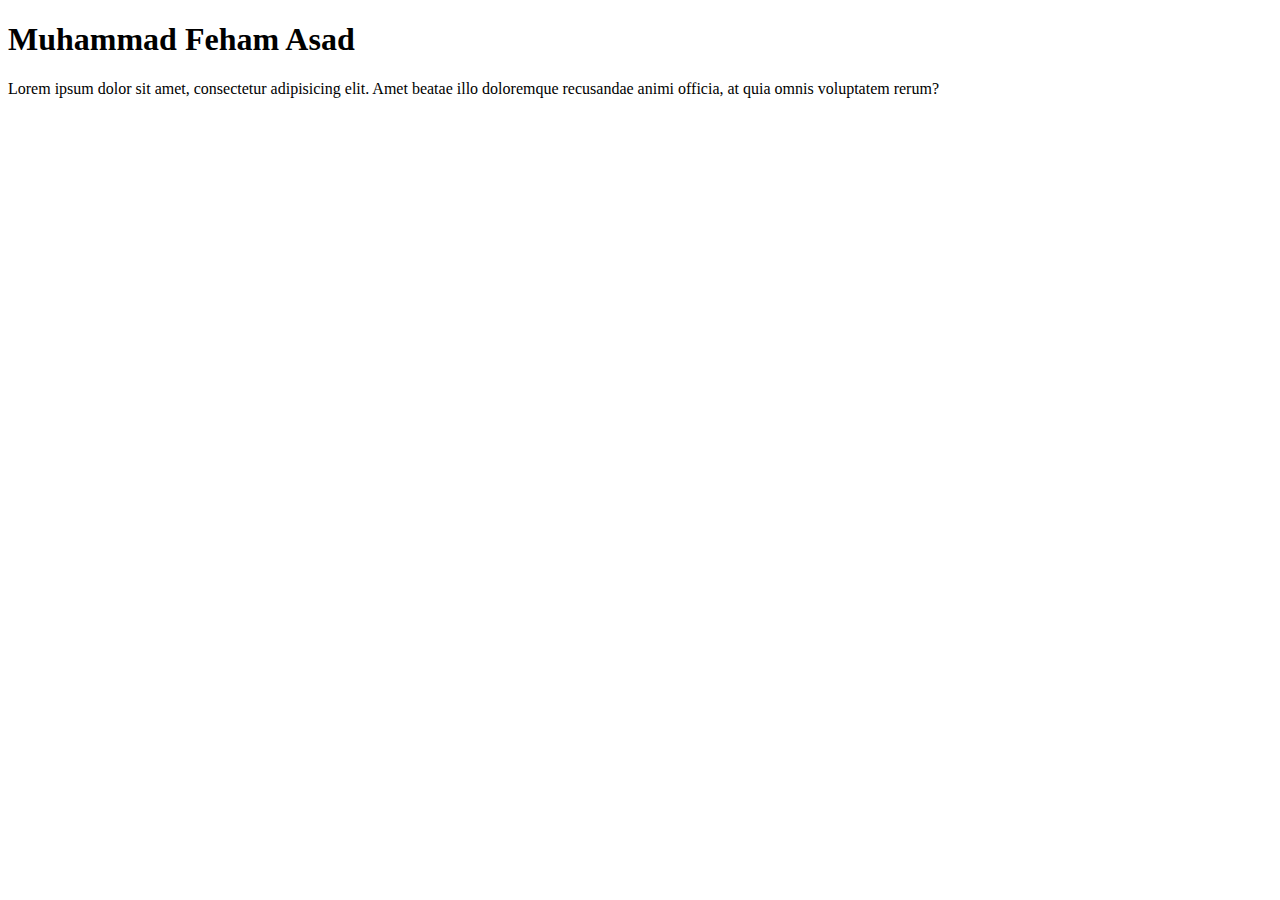
<file: index.html>
<!DOCTYPE html>
<html lang="en">
<head>
    <meta charset="UTF-8">
    <meta http-equiv="X-UA-Compatible" content="IE=edge">
    <meta name="viewport" content="width=device-width, initial-scale=1.0">
    <title>Document</title>
</head>
<body>
   <div class="main">
       <h1>Muhammad Feham Asad</h1>
       <p>Lorem ipsum dolor sit amet, consectetur adipisicing elit. Amet beatae illo doloremque recusandae animi officia, at quia omnis voluptatem rerum?</p>
   </div> 
</body>
</html>
</file>
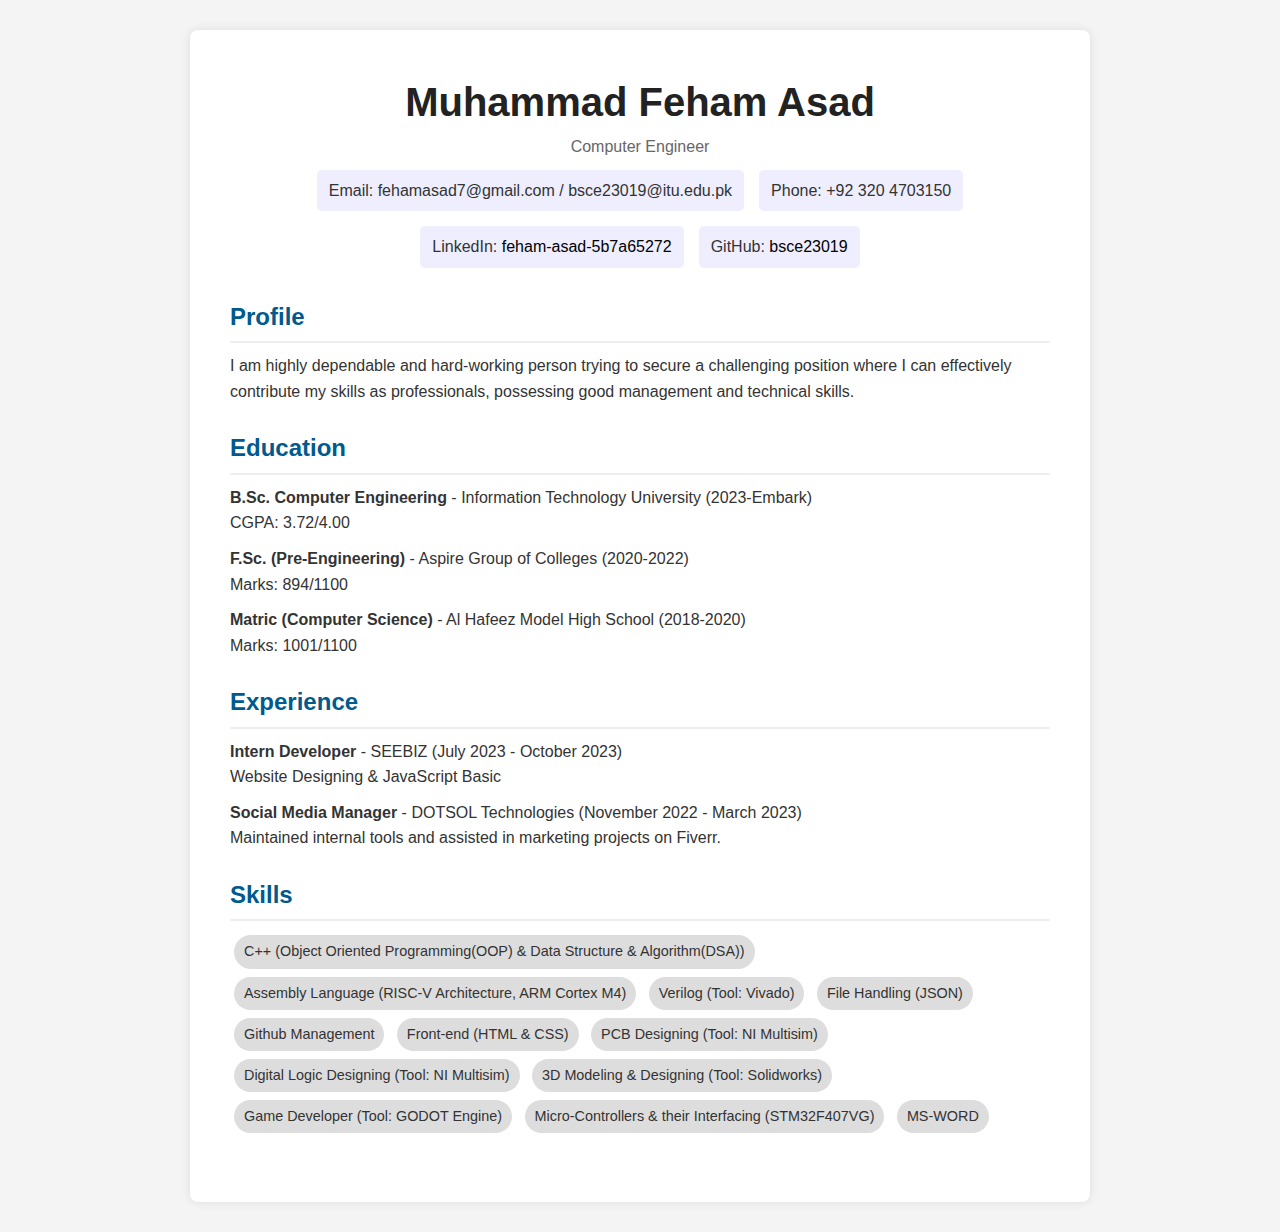
<file: profile.html>
<!DOCTYPE html>
<html lang="en">
<head>
  <meta charset="UTF-8" />
  <meta name="viewport" content="width=device-width, initial-scale=1.0"/>
  <title>My CV</title>
  <link rel="stylesheet" href="style.css" />
  
</head>
<body>
  <div class="container">
    <header>
      <h1>Muhammad Feham Asad</h1>
      <p>Computer Engineer</p>
      <div class="contact-info">
        <span>Email: fehamasad7@gmail.com / bsce23019@itu.edu.pk</span>
        <span>Phone: +92 320 4703150</span>
        <span>LinkedIn: <a href="linkedin.com/in/feham-asad-5b7a65272" style="color: black; text-decoration: none;">feham-asad-5b7a65272</a>
        </span>
        <span>GitHub: <a href="https://github.com/bsce23019" style="color: black; text-decoration: none;">bsce23019</a></span>
      </div>
    </header>

    <section>
      <h2>Profile</h2>
      <p>I am highly dependable and hard-working person trying to secure a challenging position where I can
        effectively contribute my skills as professionals, possessing good management and technical skills.
        </p>
    </section>

    
    <section>
        <h2>Education</h2>
        <ul>
          <li>
            <strong>B.Sc. Computer Engineering</strong> -  Information Technology University (2023-Embark) <br>
            <p>CGPA: 3.72/4.00</p>
          </li>
          <li>
            <strong>F.Sc. (Pre-Engineering)</strong> -  Aspire Group of Colleges (2020-2022) <br>
            <p>Marks: 894/1100</p>
          </li>
          <li>
            <strong>Matric (Computer Science)</strong> -  Al Hafeez Model High School (2018-2020) <br>
            <p>Marks: 1001/1100</p>
          </li>
        </ul>
      </section>


    <section>
      <h2>Experience</h2>
      <ul>
        <li>
          <strong>Intern Developer</strong > - SEEBIZ (July 2023 - October 2023)
          <br />
          Website Designing & JavaScript Basic
        </li>
        <li>
          <strong>Social Media Manager</strong> - DOTSOL Technologies (November 2022 - March 2023)
          <br />
          Maintained internal tools and assisted in marketing projects on Fiverr.
        </li>
      </ul>
    </section>


    <section>
      <h2>Skills</h2>
      <div class="skills">
        <span>C++ (Object Oriented Programming(OOP) & Data Structure & Algorithm(DSA))</span>
        <span>Assembly Language (RISC-V Architecture, ARM Cortex M4)</span>
        <span>Verilog (Tool: Vivado)</span>
        <span>File Handling (JSON)</span>
        <span>Github Management</span>
        <span>Front-end (HTML & CSS)</span>
        <span>PCB Designing (Tool: NI Multisim)</span>
        <span>Digital Logic Designing (Tool: NI Multisim)</span>
        <span>3D Modeling & Designing (Tool: Solidworks)</span>
        <span>Game Developer (Tool: GODOT Engine)</span>
        <span>Micro-Controllers & their Interfacing (STM32F407VG)</span>
        <span>MS-WORD</span>
      </div>
    </section>
  </div>
</body>
</html>
</file>
<file: style.css>
* {
    box-sizing: border-box;
    margin: 0;
    padding: 0;
  }

  body {
    font-family: 'Segoe UI', Tahoma, Geneva, Verdana, sans-serif;
    background-color: #f4f4f4;
    color: #333;
    line-height: 1.6;
  }

  .container {
    max-width: 900px;
    margin: 30px auto;
    background: #fff;
    padding: 40px;
    box-shadow: 0 0 10px rgba(0,0,0,0.1);
    border-radius: 8px;
  }

  header {
    text-align: center;
    margin-bottom: 30px;
  }

  header h1 {
    font-size: 2.5em;
    color: #222;
  }

  header p {
    color: #666;
  }

  section {
    margin-bottom: 25px;
  }

  h2 {
    color: #005a8d;
    border-bottom: 2px solid #eee;
    padding-bottom: 5px;
    margin-bottom: 10px;
  }

  ul {
    list-style-type: none;
    padding-left: 0;
  }

  ul li {
    margin-bottom: 10px;
  }

  .contact-info {
    display: flex;
    flex-wrap: wrap;
    justify-content: center;
    gap: 15px;
    margin-top: 10px;
  }

  .contact-info span {
    background-color: #eef;
    padding: 8px 12px;
    border-radius: 5px;
  }

  .skills span {
    display: inline-block;
    background-color: #ddd;
    margin: 4px;
    padding: 5px 10px;
    border-radius: 20px;
    font-size: 0.9em;
  }
</file>
